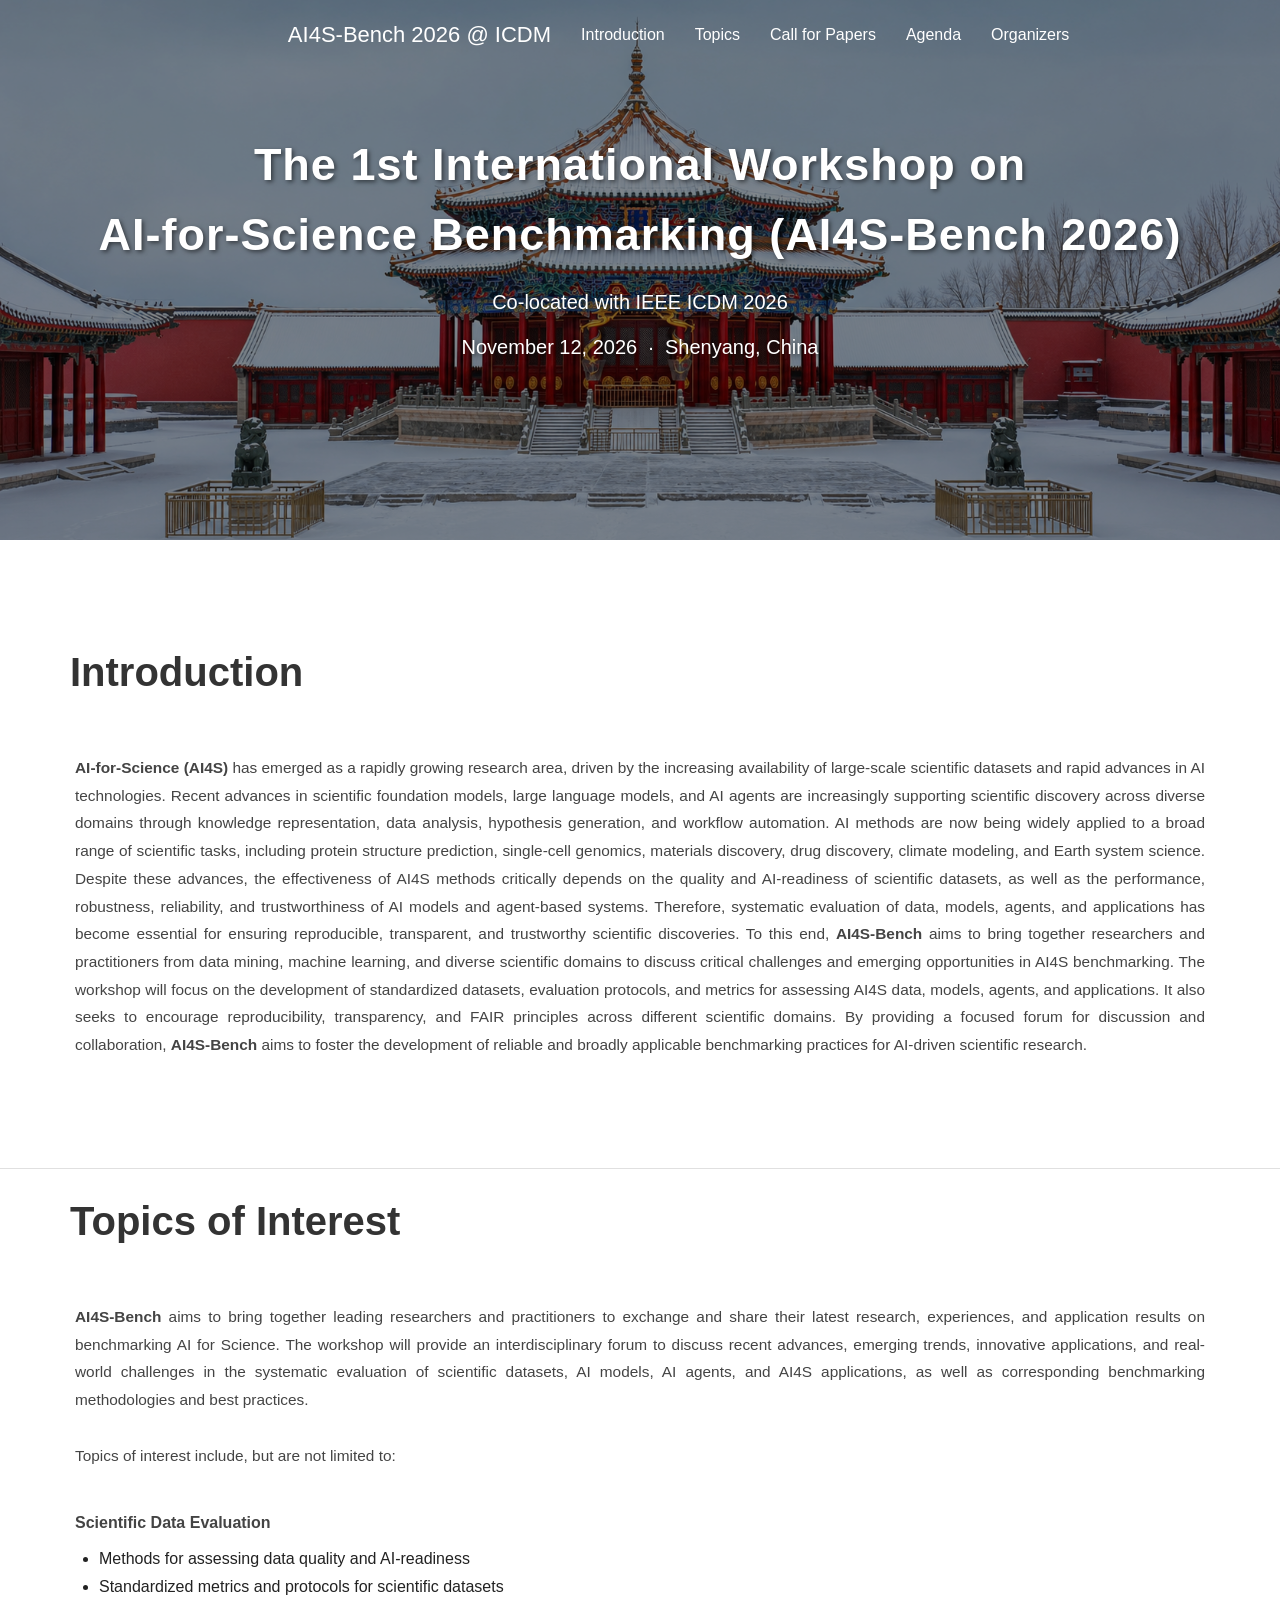
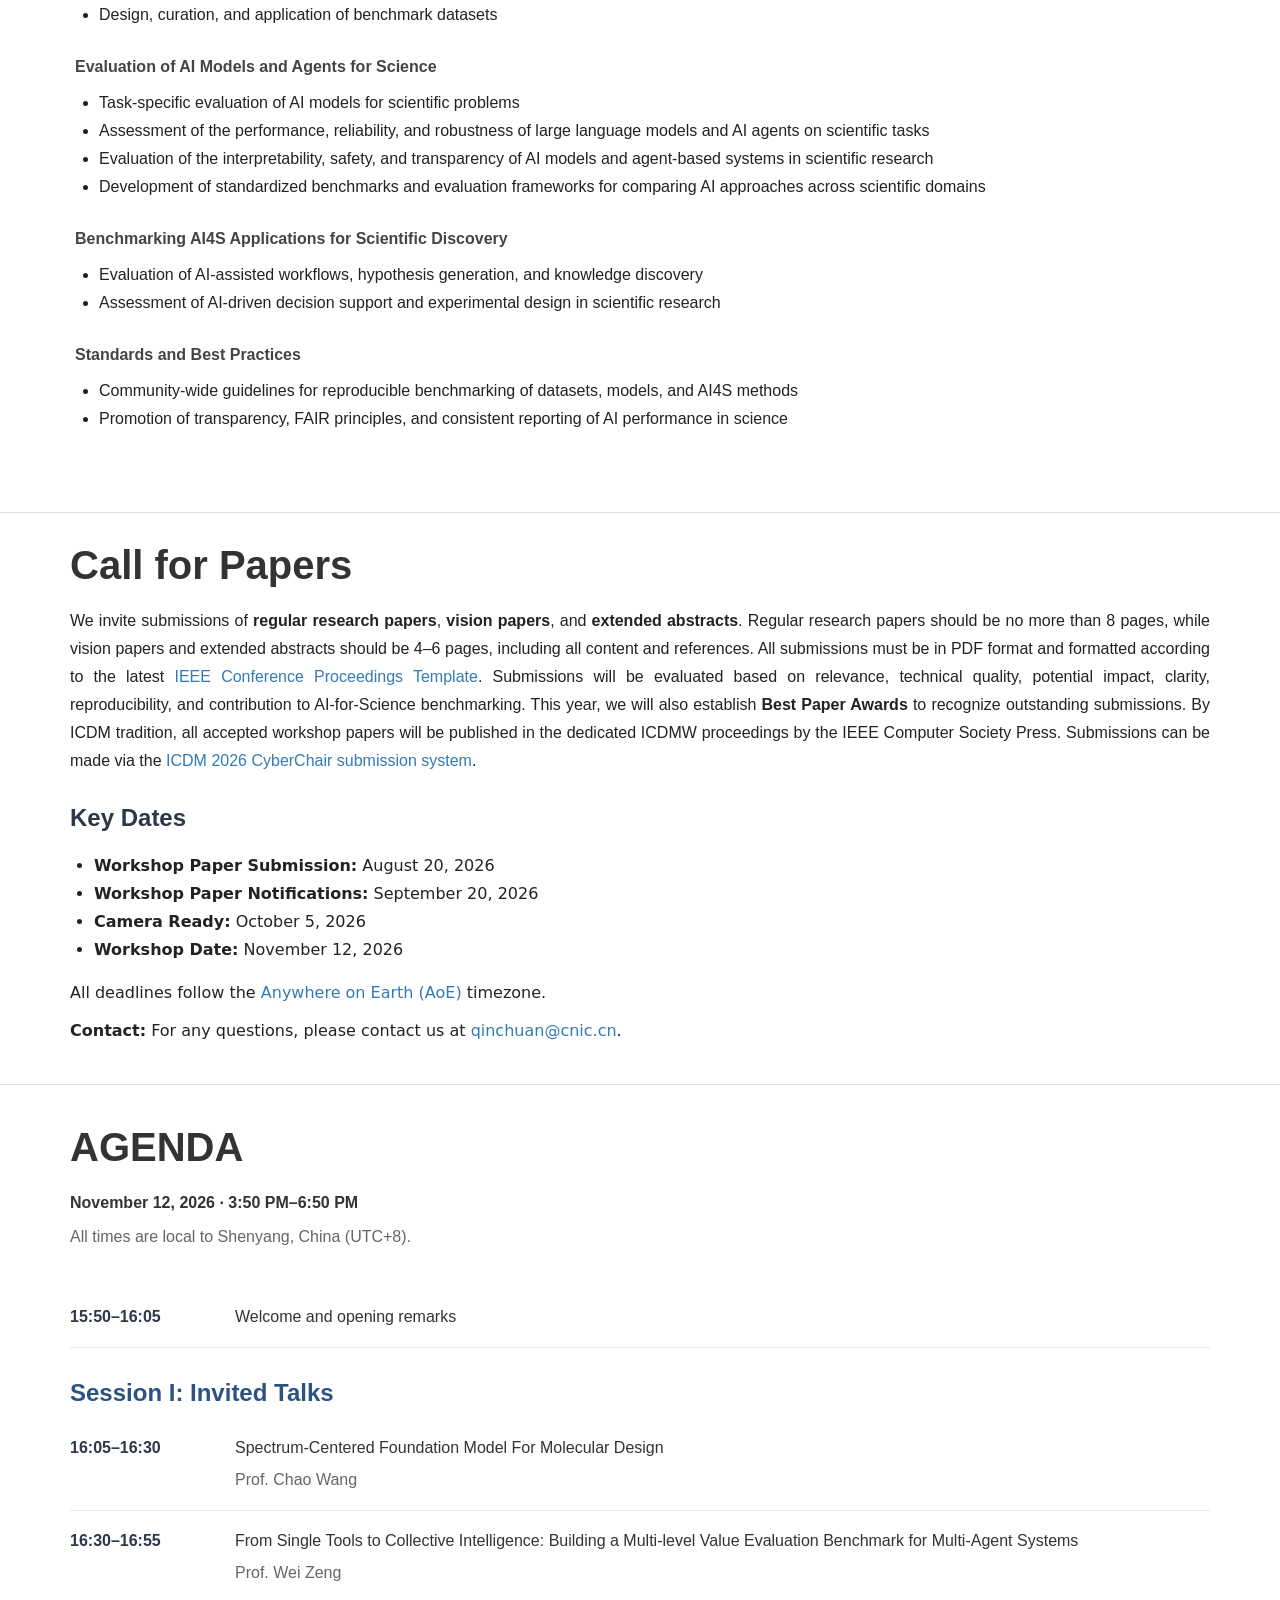
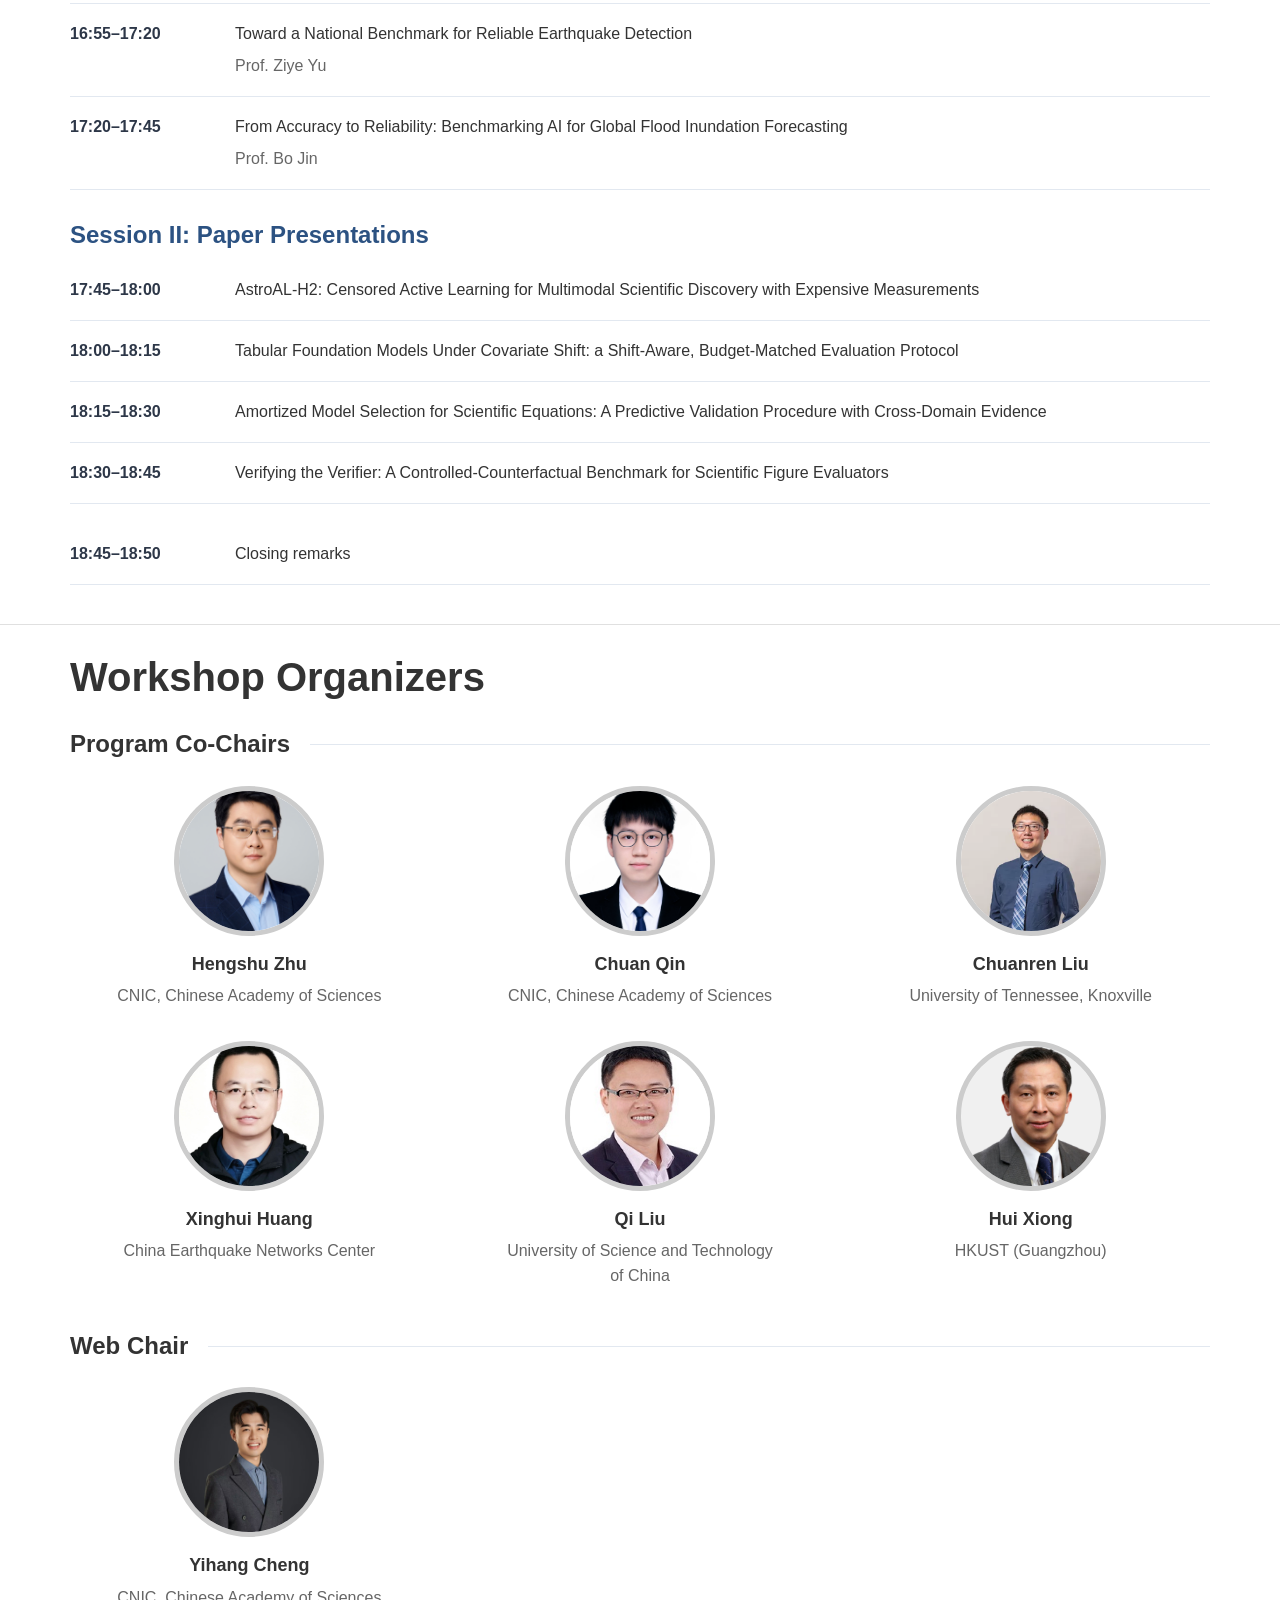
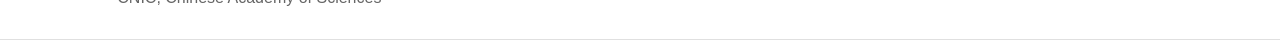
<file: AI4S-Bench-2026/index.html>
<!doctype html>
<html lang="en">
  <head>
    <meta http-equiv="Content-Type" content="text/html; charset=UTF-8" />
    <link rel="icon" href="favicon.ico" />

    <meta http-equiv="X-UA-Compatible" content="IE=edge" />
    <meta name="viewport" content="width=device-width, initial-scale=1" />
    <meta
      name="description"
      content="The 1st International Workshop on AI-for-Science Benchmarking (AI4S-Bench 2026) at ICDM 2026, Shenyang, China"
    />

    <title>
      The 1st International Workshop on AI-for-Science Benchmarking (AI4S-Bench 2026)
    </title>

    <!-- Bootstrap Core CSS -->
    <link href="./css/bootstrap.min.css" rel="stylesheet" />

    <!-- Custom CSS -->
    <link href="./css/agency.css" rel="stylesheet" />

  </head>

  <body id="page-top" class="index">
    <!-- Navigation -->
    <nav class="navbar navbar-default navbar-fixed-top navbar-shrink">
      <div class="container">
        <div class="navbar-header page-scroll">
          <button
            type="button"
            class="navbar-toggle"
            data-toggle="collapse"
            data-target="#bs-example-navbar-collapse-1"
          >
            <span class="sr-only">Toggle navigation</span>
            <span class="icon-bar"></span>
            <span class="icon-bar"></span>
            <span class="icon-bar"></span>
          </button>

          <div
            class="collapse navbar-collapse"
            id="bs-example-navbar-collapse-1"
            style="text-align: center"
          >
            <ul class="nav navbar-nav" style="display: inline-block; float: none">
              <li class="hidden active">
                <a href="#page-top"></a>
              </li>

              <li>
                <a class="page-scroll" href="#" style="font-size: 22px"
                  >AI4S-Bench 2026 @ ICDM</a
                >
              </li>

              <li>
                <a class="page-scroll" href="#introduction">Introduction</a>
              </li>

              <li>
                <a class="page-scroll" href="#topics">Topics</a>
              </li>

              <li>
                <a class="page-scroll" href="#call">Call for Papers</a>
              </li>
              <li>
                <a class="page-scroll" href="#agenda">Agenda</a>
              </li>
              <li>
                <a class="page-scroll" href="#organization">Organizers</a>
              </li>
            </ul>
          </div>
        </div>
      </div>
    </nav>

    <!-- Header -->
    <header>
      <style>
        header {
          background-image: url(img/bg_shenyang.png);
          background-size: cover;
          background-position: center;
          color: #fff;
          text-align: center;
          padding: 20px 0;
          position: relative;
        }

        header::before {
          content: "";
          position: absolute;
          top: 0;
          left: 0;
          right: 0;
          bottom: 0;
          background: rgba(0, 0, 0, 0.45);
          z-index: 1;
        }

        .container {
          position: relative;
          z-index: 2;
        }

        .intro-heading,
        .intro-lead-in {
          text-shadow: 2px 2px 4px rgba(0, 0, 0, 0.5);
        }

        .intro-heading {
          font-size: 3.2em;
          font-weight: bold;
          margin-bottom: 20px;
          letter-spacing: 1px;
        }

        .intro-lead-in {
          font-size: 1.6em;
          margin-bottom: 10px;
        }

        header {
          padding: 0px 0 0px 0;
        }

        .buttons {
          margin-top: 0px;
          position: relative;
          z-index: 3;
        }

        .btn {
          margin: 15px 5px;
          padding: 12px 24px;
          color: #fff;
          background-color: rgba(255, 255, 255, 0.15);
          border: 2px solid rgba(255, 255, 255, 0.8);
          border-radius: 5px;
          text-decoration: none;
          transition: all 0.3s ease;
          display: inline-block;
          backdrop-filter: blur(5px);
        }

        .btn:hover {
          background-color: rgba(255, 255, 255, 0.3);
          transform: translateY(-2px);
          box-shadow: 0 4px 8px rgba(0, 0, 0, 0.2);
        }

        section {
          position: relative;
          padding: 40px 0;
          margin: 0;
        }

        section:not(:last-child)::after {
          content: "";
          position: absolute;
          bottom: 0;
          left: 0%;
          right: 0%;
          height: 1px;
          background: #e0e0e0;
        }

        .section-heading {
          margin-bottom: 20px !important;
        }

        #introduction,
        #topics,
        #call,
        #dates,
        #organization {
          padding-top: 30px;
          padding-bottom: 30px;
        }
      </style>
      <div class="container">
        <div class="intro-text">
          <div class="intro-heading">
            <div>The 1st International Workshop on</div>
            <div>AI-for-Science Benchmarking (AI4S-Bench 2026)</div>
          </div>
          <div class="intro-lead-in">Co-located with IEEE ICDM 2026</div>
          <div class="intro-lead-in">
            November 12, 2026 &nbsp;·&nbsp; Shenyang, China
          </div>
        </div>
      </div>
    </header>
    <br /><br /><br /><br />

    <!-- Introduction Section -->
    <section id="introduction">
      <div class="container">
        <div class="row">
          <div class="col-lg-12">
            <h2 class="section-heading">Introduction</h2>
          </div>
        </div>
        <div class="row text-justify">
          <style>
            .overview-section {
              max-width: 1200px;
              margin: 0 auto;
              padding: 40px 20px;
            }

            .overview-section .intro-text {
              font-size: 1.1em;
              line-height: 1.8;
              color: #444;
              margin-bottom: 40px;
            }
          </style>
          <div class="overview-section">
            <div class="intro-text">
              <b>AI-for-Science (AI4S)</b> has emerged as a rapidly growing
              research area, driven by the increasing availability of large-scale
              scientific datasets and rapid advances in AI technologies. Recent
              advances in scientific foundation models, large language models,
              and AI agents are increasingly supporting scientific discovery
              across diverse domains through knowledge representation, data
              analysis, hypothesis generation, and workflow automation. AI
              methods are now being widely applied to a broad range of
              scientific tasks, including protein structure prediction,
              single-cell genomics, materials discovery, drug discovery, climate
              modeling, and Earth system science. Despite these advances, the
              effectiveness of AI4S methods critically depends on the quality
              and AI-readiness of scientific datasets, as well as the
              performance, robustness, reliability, and trustworthiness of AI
              models and agent-based systems. Therefore, systematic evaluation
              of data, models, agents, and applications has become essential for
              ensuring reproducible, transparent, and trustworthy scientific
              discoveries. To this end, <b>AI4S-Bench</b> aims to bring
              together researchers and practitioners from data mining, machine
              learning, and diverse scientific domains to discuss critical
              challenges and emerging opportunities in AI4S benchmarking. The
              workshop will focus on the development of standardized datasets,
              evaluation protocols, and metrics for assessing AI4S data, models,
              agents, and applications. It also seeks to encourage
              reproducibility, transparency, and FAIR principles across
              different scientific domains. By providing a focused forum for
              discussion and collaboration, <b>AI4S-Bench</b> aims to foster the
              development of reliable and broadly applicable benchmarking
              practices for AI-driven scientific research.
            </div>
          </div>
        </div>
      </div>
    </section>

    <!-- Topics of Interest Section -->
    <section id="topics">
      <div class="container">
        <div class="row">
          <div class="col-lg-12">
            <h2 class="section-heading">Topics of Interest</h2>
          </div>
        </div>
        <div class="row text-justify">
          <div class="overview-section">
            <div class="intro-text">
              <b>AI4S-Bench</b> aims to bring together leading researchers and
              practitioners to exchange and share their latest research,
              experiences, and application results on benchmarking AI for
              Science. The workshop will provide an interdisciplinary forum to
              discuss recent advances, emerging trends, innovative applications,
              and real-world challenges in the systematic evaluation of
              scientific datasets, AI models, AI agents, and AI4S applications,
              as well as corresponding benchmarking methodologies and best
              practices.
              <br /><br />
              Topics of interest include, but are not limited to:
            </div>

            <p
              class="large"
              style="font-weight: 700; color: #444; margin: 24px 0 8px"
            >
              Scientific Data Evaluation
            </p>
            <ul class="large text-muted" style="width: 100%; padding-left: 24px">
              <li>Methods for assessing data quality and AI-readiness</li>
              <li>
                Standardized metrics and protocols for scientific datasets
              </li>
              <li>
                Design, curation, and application of benchmark datasets
              </li>
            </ul>

            <p
              class="large"
              style="font-weight: 700; color: #444; margin: 24px 0 8px"
            >
              Evaluation of AI Models and Agents for Science
            </p>
            <ul class="large text-muted" style="width: 100%; padding-left: 24px">
              <li>
                Task-specific evaluation of AI models for scientific problems
              </li>
              <li>
                Assessment of the performance, reliability, and robustness of
                large language models and AI agents on scientific tasks
              </li>
              <li>
                Evaluation of the interpretability, safety, and transparency of
                AI models and agent-based systems in scientific research
              </li>
              <li>
                Development of standardized benchmarks and evaluation
                frameworks for comparing AI approaches across scientific domains
              </li>
            </ul>

            <p
              class="large"
              style="font-weight: 700; color: #444; margin: 24px 0 8px"
            >
              Benchmarking AI4S Applications for Scientific Discovery
            </p>
            <ul class="large text-muted" style="width: 100%; padding-left: 24px">
              <li>
                Evaluation of AI-assisted workflows, hypothesis generation, and
                knowledge discovery
              </li>
              <li>
                Assessment of AI-driven decision support and experimental design
                in scientific research
              </li>
            </ul>

            <p
              class="large"
              style="font-weight: 700; color: #444; margin: 24px 0 8px"
            >
              Standards and Best Practices
            </p>
            <ul class="large text-muted" style="width: 100%; padding-left: 24px">
              <li>
                Community-wide guidelines for reproducible benchmarking of
                datasets, models, and AI4S methods
              </li>
              <li>
                Promotion of transparency, FAIR principles, and consistent
                reporting of AI performance in science
              </li>
            </ul>
          </div>
        </div>
      </div>
    </section>

    <!-- Call for Papers -->
    <section id="call">
      <div class="container">
        <div class="row">
          <div class="col-lg-12">
            <h2 class="section-heading">Call for Papers</h2>

            <div class="row text-justify">
              <div class="col-md-12">
                <p class="large text-muted">
                  We invite submissions of <b>regular research papers</b>,
                  <b>vision papers</b>, and <b>extended abstracts</b>.
                  Regular research papers should be no more than 8 pages,
                  while vision papers and extended abstracts
                  should be 4–6 pages, including all content and references. All
                  submissions must be in PDF format and formatted according to
                  the latest
                  <a
                    href="https://www.ieee.org/conferences/publishing/templates"
                    target="_blank"
                    >IEEE Conference Proceedings Template</a
                  >. Submissions will be evaluated based on relevance, technical
                  quality, potential impact, clarity, reproducibility, and
                  contribution to AI-for-Science benchmarking. This year, we
                  will also establish <b>Best Paper Awards</b> to recognize
                  outstanding submissions. By ICDM tradition, all accepted
                  workshop papers will be published in the dedicated ICDMW
                  proceedings by the IEEE Computer Society Press. Submissions
                  can be made via the
                  <a
                    href="https://wi-lab.com/cyberchair/2026/icdm26/scripts/submit.php?subarea=S11&undisplay_detail=1&wh=/cyberchair/2026/icdm26/scripts/ws_submit.php"
                    target="_blank"
                    rel="noopener noreferrer"
                    >ICDM 2026 CyberChair submission system</a
                  >.
                </p>

                <div
                  style="
                    font-family:
                      system-ui,
                      -apple-system,
                      sans-serif;
                  "
                >
                  <h3 style="color: #2d3748; margin: 30px 0 20px">
                    Key Dates
                  </h3>

                  <ul
                    class="large text-muted"
                    style="width: 100%; padding-left: 24px"
                  >
                    <li style="margin-bottom: 0rem">
                      <span style="font-weight: bold"
                        >Workshop Paper Submission:</span
                      >
                      August 20, 2026
                    </li>
                    <li style="margin-bottom: 0rem">
                      <span style="font-weight: bold"
                        >Workshop Paper Notifications:</span
                      >
                      September 20, 2026
                    </li>
                    <li style="margin-bottom: 0rem">
                      <span style="font-weight: bold"
                        >Camera Ready:</span
                      >
                      October 5, 2026
                    </li>
                    <li style="margin-bottom: 0rem">
                      <span style="font-weight: bold">Workshop Date:</span>
                      November 12, 2026
                    </li>
                  </ul>

                  <p class="large text-muted" style="margin-top: 1.5rem">
                    All deadlines follow the
                    <a
                      href="https://www.timeanddate.com/time/zones/aoe"
                      target="_blank"
                      rel="noopener noreferrer"
                      >Anywhere on Earth (AoE)</a
                    >
                    timezone.
                  </p>

                  <p class="large text-muted">
                    <b>Contact:</b> For any questions, please contact us at
                    <a href="mailto:qinchuan@cnic.cn">qinchuan@cnic.cn</a>.
                  </p>
                </div>
              </div>
            </div>
          </div>
        </div>
      </div>
    </section>

    <!-- Agenda -->
    <section id="agenda" aria-labelledby="agenda-heading">
      <div class="container">
        <h2 id="agenda-heading" class="section-heading">AGENDA</h2>
        <p class="agenda-date">November 12, 2026 &middot; 3:50 PM–6:50 PM</p>
        <p class="agenda-timezone">All times are local to Shenyang, China (UTC+8).</p>
        <div class="agenda-program">
          <ul class="agenda-list" aria-label="Opening">
            <li><span class="agenda-time">15:50–16:05</span><div>Welcome and opening remarks</div></li>
          </ul>
          <h3>Session I: Invited Talks</h3>
          <ul class="agenda-list" aria-label="Invited talks">
            <li><span class="agenda-time">16:05–16:30</span><div>Spectrum-Centered Foundation Model For Molecular Design<span class="agenda-speaker">Prof. Chao Wang</span></div></li>
            <li><span class="agenda-time">16:30–16:55</span><div>From Single Tools to Collective Intelligence: Building a Multi-level Value Evaluation Benchmark for Multi-Agent Systems<span class="agenda-speaker">Prof. Wei Zeng</span></div></li>
            <li><span class="agenda-time">16:55–17:20</span><div>Toward a National Benchmark for Reliable Earthquake Detection<span class="agenda-speaker">Prof. Ziye Yu</span></div></li>
            <li><span class="agenda-time">17:20–17:45</span><div>From Accuracy to Reliability: Benchmarking AI for Global Flood Inundation Forecasting<span class="agenda-speaker">Prof. Bo Jin</span></div></li>
          </ul>
          <h3>Session II: Paper Presentations</h3>
          <ul class="agenda-list" aria-label="Paper presentations">
            <li><span class="agenda-time">17:45–18:00</span><div>AstroAL-H2: Censored Active Learning for Multimodal Scientific Discovery with Expensive Measurements</div></li>
            <li><span class="agenda-time">18:00–18:15</span><div>Tabular Foundation Models Under Covariate Shift: a Shift-Aware, Budget-Matched Evaluation Protocol</div></li>
            <li><span class="agenda-time">18:15–18:30</span><div>Amortized Model Selection for Scientific Equations: A Predictive Validation Procedure with Cross-Domain Evidence</div></li>
            <li><span class="agenda-time">18:30–18:45</span><div>Verifying the Verifier: A Controlled-Counterfactual Benchmark for Scientific Figure Evaluators</div></li>
          </ul>
          <ul class="agenda-list agenda-closing" aria-label="Closing">
            <li><span class="agenda-time">18:45–18:50</span><div>Closing remarks</div></li>
          </ul>
        </div>
      </div>
    </section>

    <!-- Organizers -->
    <section id="organization" aria-labelledby="organizers-heading">
      <style>
        #organization .container {
          max-width: 1200px;
          margin: 0 auto;
          padding: 0 15px;
        }
        #organization .organizer-group { margin-top: 32px; }
        #organization .organizer-group + .organizer-group { margin-top: 44px; }
        #organization .organizer-group-heading {
          display: flex;
          align-items: center;
          gap: 20px;
          font-size: 24px;
          color: #333;
          margin: 0 0 28px;
          text-align: left;
        }
        #organization .organizer-group-heading::after {
          content: "";
          flex: 1;
          height: 1px;
          background: #e2e8f0;
        }
        #organization .organizers-grid {
          display: grid;
          grid-template-columns: repeat(3, minmax(0, 1fr));
          gap: 32px;
          width: 100%;
          margin: 0;
          padding: 0;
        }
        #organization .team-member { text-align: center; margin: 0; min-width: 0; }
        #organization .team-member a,
        #organization .team-member a:hover,
        #organization .team-member a:focus,
        #organization .team-member a:active {
          color: inherit;
          text-decoration: none;
        }
        #organization .team-member img {
          width: 150px;
          height: 150px;
          margin: 0 auto;
          background: #f0f0f0;
          object-fit: cover;
          border-radius: 50%;
        }
        #organization .team-member h4 { font-size: 18px; margin: 16px 0 6px; line-height: 1.4; }
        #organization .team-member p { font-size: 16px; line-height: 1.6; max-width: 280px; margin: 0 auto; color: #666; }
        @media (max-width: 767px) {
          #organization .organizers-grid { grid-template-columns: repeat(2, minmax(0, 1fr)); gap: 28px 20px; }
          #organization .organizer-group-heading { font-size: 22px; }
        }
        @media (max-width: 380px) {
          #organization .organizers-grid { grid-template-columns: minmax(0, 1fr); }
        }
      </style>
      <div class="container">
        <h2 id="organizers-heading" class="section-heading">Workshop Organizers</h2>
        <div class="organizer-group" role="group" aria-labelledby="program-chairs-heading">
          <h3 id="program-chairs-heading" class="organizer-group-heading">Program Co-Chairs</h3>
          <div class="organizers-grid">
            <div class="team-member">
              <a href="https://www.zhuhengshu.com/" target="_blank" rel="noopener noreferrer"><img src="./img/zhu hengshu.png" class="img-responsive img-circle" alt="Hengshu Zhu" /></a>
              <div class="organizer-info">
                <h4><a href="https://www.zhuhengshu.com/" target="_blank" rel="noopener noreferrer">Hengshu Zhu</a></h4>
                <p class="text-muted">CNIC, Chinese Academy of Sciences</p>
              </div>
            </div>
            <div class="team-member">
              <a href="https://dylan-qin.github.io/" target="_blank" rel="noopener noreferrer"><img src="./img/qin chuan.png" class="img-responsive img-circle" alt="Chuan Qin" /></a>
              <div class="organizer-info">
                <h4><a href="https://dylan-qin.github.io/" target="_blank" rel="noopener noreferrer">Chuan Qin</a></h4>
                <p class="text-muted">CNIC, Chinese Academy of Sciences</p>
              </div>
            </div>
            <div class="team-member">
              <a href="https://haslam.utk.edu/people/profile/chuanren-liu/" target="_blank" rel="noopener noreferrer"><img src="./img/liu chuanren.png" class="img-responsive img-circle" alt="Chuanren Liu" /></a>
              <div class="organizer-info">
                <h4><a href="https://haslam.utk.edu/people/profile/chuanren-liu/" target="_blank" rel="noopener noreferrer">Chuanren Liu</a></h4>
                <p class="text-muted">University of Tennessee, Knoxville</p>
              </div>
            </div>
            <div class="team-member">
              <img src="./img/huang xinghui.jpg" class="img-responsive img-circle" alt="Xinghui Huang" />
              <div class="organizer-info">
                <h4>Xinghui Huang</h4>
                <p class="text-muted">China Earthquake Networks Center</p>
              </div>
            </div>
            <div class="team-member">
              <a href="http://staff.ustc.edu.cn/~qiliuql/" target="_blank" rel="noopener noreferrer"><img src="./img/liu qi.png" class="img-responsive img-circle" alt="Qi Liu" /></a>
              <div class="organizer-info">
                <h4><a href="http://staff.ustc.edu.cn/~qiliuql/" target="_blank" rel="noopener noreferrer">Qi Liu</a></h4>
                <p class="text-muted">University of Science and Technology of China</p>
              </div>
            </div>
            <div class="team-member">
              <a href="https://www.hkust-gz.edu.cn/people/hui-xiong/" target="_blank" rel="noopener noreferrer"><img src="./img/xiong hui.png" class="img-responsive img-circle" alt="Hui Xiong" /></a>
              <div class="organizer-info">
                <h4><a href="https://www.hkust-gz.edu.cn/people/hui-xiong/" target="_blank" rel="noopener noreferrer">Hui Xiong</a></h4>
                <p class="text-muted">HKUST (Guangzhou)</p>
              </div>
            </div>
          </div>
        </div>
        <div class="organizer-group" role="group" aria-labelledby="web-chair-heading">
          <h3 id="web-chair-heading" class="organizer-group-heading">Web Chair</h3>
          <div class="organizers-grid">
            <div class="team-member">
              <img src="./img/cheng yihang.jpg" class="img-responsive img-circle" alt="Yihang Cheng" />
              <div class="organizer-info">
                <h4>Yihang Cheng</h4>
                <p class="text-muted">CNIC, Chinese Academy of Sciences</p>
              </div>
            </div>
          </div>
        </div>
      </div>
    </section>

    <!-- Related Links -->
    <!-- <section id="related-links">
      <style>
        #related-links {
          background: #2b4890;
          padding: 30px 0 34px;
        }

        #related-links .related-links-title {
          display: inline-block;
          margin: 0 0 22px;
          padding: 6px 30px;
          border: 1px solid rgba(255, 255, 255, 0.8);
          border-radius: 999px;
          color: #fff;
          font-size: 15px;
          font-weight: 600;
          line-height: 1.3;
        }

        #related-links .related-links-grid {
          display: flex;
          flex-wrap: wrap;
          align-items: center;
          justify-content: center;
          gap: 14px 42px;
        }

        #related-links .related-link {
          display: flex;
          align-items: center;
          justify-content: center;
          min-width: 150px;
          height: 46px;
          padding: 8px 14px;
          border-radius: 4px;
          text-decoration: none;
          transition: background-color 0.2s ease, transform 0.2s ease;
        }

        #related-links .related-link:hover,
        #related-links .related-link:focus {
          background: rgba(255, 255, 255, 0.08);
          outline: none;
          transform: translateY(-1px);
        }

        #related-links .related-link img {
          display: block;
          width: auto;
          height: auto;
          max-width: 150px;
          max-height: 28px;
          object-fit: contain;
        }

        #related-links .related-link--scihorizon img {
          max-height: 26px;
        }

        #related-links .related-link--cstr img {
          max-width: 160px;
          max-height: 24px;
        }

        @media (max-width: 600px) {
          #related-links {
            padding: 26px 0 30px;
          }

          #related-links .related-links-title {
            margin-bottom: 18px;
            font-size: 14px;
          }

          #related-links .related-links-grid {
            gap: 10px 18px;
          }

          #related-links .related-link {
            min-width: 128px;
            height: 42px;
          }

          #related-links .related-link img {
            max-width: 132px;
            max-height: 24px;
          }
        }
      </style>
      <div class="container">
        <div class="row">
          <div class="col-lg-12 text-center">
            <h2 class="related-links-title">Related Links</h2>
            <div class="related-links-grid">
              <a
                class="related-link related-link--scihorizon"
                href="https://www.scihorizon.cn/"
                target="_blank"
                rel="noopener noreferrer"
                aria-label="SciHorizon"
                ><img
                  src="./img/related/scihorizon-footer.png"
                  alt="SciHorizon"
              /></a>
              <a
                class="related-link related-link--sciencedb"
                href="https://www.scidb.cn/"
                target="_blank"
                rel="noopener noreferrer"
                aria-label="ScienceDB"
                ><img src="./img/related/sciencedb.png" alt="ScienceDB"
              /></a>
              <a
                class="related-link related-link--cstr"
                href="https://www.cstr.cn/"
                target="_blank"
                rel="noopener noreferrer"
                aria-label="CSTR"
                ><img src="./img/related/cstr.png" alt="CSTR"
              >
            </div>
          </div>
        </div>
      </div>
    </section> -->

    <!-- jQuery -->
    <script src="./js/jquery.js"></script>

    <!-- Bootstrap Core JavaScript -->
    <script src="./js/bootstrap.min.js"></script>

    <!-- Plugin JavaScript -->
    <script src="./js/jquery.easing.min.js"></script>
    <script src="./js/classie.js"></script>
    <script src="./js/cbpAnimatedHeader.js"></script>

    <!-- Custom Theme JavaScript -->
    <script src="./js/agency.js"></script>
  </body>
</html>
</file>
<file: AI4S-Bench-2026/css/agency.css>
body
{
	overflow-x:hidden;
	font-family: 'Lato', sans-serif
}

.text-muted
{
	color:#222
}

.text-primary
{
	color:#fed136
}

p
{
	font-size:14px;
	line-height:1.75
}

mybold
{
  font-weight: 700;
}

p.large
{
	font-size:16px
}

ul.large
{
	font-size:16px;
	line-height:1.75;
}

a,a:hover,a:focus,a:active,a.active
{
	outline:0
}

a
{
	/* color:#fed136 */
}

a:hover,a:focus,a:active,a.active
{
	/* color:#fec503 */
}

h1,h2,h3,h4,h5,h6
{
	font-family: 'Lato', sans-serif;
	/* text-transform:uppercase; */
	font-weight:700
}

.img-centered
{
	margin:0 auto
}

.bg-light-gray
{
	background-color:#f7f7f7
}

.bg-mid-gray
{
	background-color:#EEE
}

.bg-darkest-gray
{
	background-color:#222
}

.btn-primary
{
	color:#fff;
	/*background-color:#fed136;*/
	/*border-color:#fed136;*/
	background-color:#73bdc2;
	font-family: 'Lato', sans-serif;
	text-transform:uppercase;
	font-weight:700
}

.btn-primary:hover,.btn-primary:focus,.btn-primary:active,.btn-primary.active,.open .dropdown-toggle.btn-primary
{
	color:#fff;
	/*background-color:#fec503;*/
	background-color:#73bdc2;
	border-color:#f6bf01
}

.btn-primary:active,.btn-primary.active,.open .dropdown-toggle.btn-primary
{
	background-image:none
}

.btn-primary.disabled,.btn-primary[disabled],fieldset[disabled] .btn-primary,.btn-primary.disabled:hover,.btn-primary[disabled]:hover,fieldset[disabled] .btn-primary:hover,.btn-primary.disabled:focus,.btn-primary[disabled]:focus,fieldset[disabled] .btn-primary:focus,.btn-primary.disabled:active,.btn-primary[disabled]:active,fieldset[disabled] .btn-primary:active,.btn-primary.disabled.active,.btn-primary[disabled].active,fieldset[disabled] .btn-primary.active
{
	background-color:#fed136;
	border-color:#fed136
}

.btn-primary .badge
{
	color:#fed136;
	background-color:#fff
}

.btn-xl
{
	color:#fff;
	background-color:#fed136;
	border-color:#fed136;
	font-family: 'Lato', sans-serif;
	text-transform:uppercase;
	font-weight:700;
	border-radius:3px;
	font-size:18px;
	padding:20px 40px
}

.btn-xl:hover,.btn-xl:focus,.btn-xl:active,.btn-xl.active,.open .dropdown-toggle.btn-xl
{
	color:#fff;
	background-color:#fec503;
	border-color:#f6bf01
}

.btn-xl:active,.btn-xl.active,.open .dropdown-toggle.btn-xl
{
	background-image:none
}

.btn-xl.disabled,.btn-xl[disabled],fieldset[disabled] .btn-xl,.btn-xl.disabled:hover,.btn-xl[disabled]:hover,fieldset[disabled] .btn-xl:hover,.btn-xl.disabled:focus,.btn-xl[disabled]:focus,fieldset[disabled] .btn-xl:focus,.btn-xl.disabled:active,.btn-xl[disabled]:active,fieldset[disabled] .btn-xl:active,.btn-xl.disabled.active,.btn-xl[disabled].active,fieldset[disabled] .btn-xl.active
{
	background-color:#fed136;
	border-color:#fed136
}

.btn-xl .badge
{
	color:#fed136;
	background-color:#fff
}

.navbar-default
{
	background-color:transparent;
	border-color:transparent
}

.navbar-default .navbar-brand
{
	color:#fed136;
	font-family: 'Lato', sans-serif
}

.navbar-default .navbar-brand:hover,.navbar-default .navbar-brand:focus,.navbar-default .navbar-brand:active,.navbar-default .navbar-brand.active
{
	color:#fec503
}

.navbar-default .navbar-collapse
{
	border-color:rgba(255,255,255,.02);
	width: 150%;
}

.navbar-default .navbar-toggle
{
	/*background-color:#fed136;*/
	/*border-color:#fed136*/
	background-color:#73bdc2;
}

.navbar-default .navbar-toggle .icon-bar
{
	background-color:#fff
}

.navbar-default .navbar-toggle:hover,.navbar-default .navbar-toggle:focus
{
	/*background-color:#fed136*/
	background-color:#73bdc2
}

.navbar-default .nav li a
{
	font-family: 'Lato', sans-serif;
	/* text-transform:uppercase; */
	font-weight:200;
	font-size: 16px;
	letter-spacing:0px;
	color:#fff
}

.navbar-default .nav li a:hover,.navbar-default .nav li a:focus
{
	color:#fed136;
	outline:0;
	font-weight:400;
}

.navbar-default .navbar-nav>.active>a
{
	border-radius:0;
	color:#fff;
	/*background-color:#fed136*/
	background-color:#73bdc2
}

.navbar-default .navbar-nav>.active>a:hover,.navbar-default .navbar-nav>.active>a:focus
{
	color:#fff;
	/*background-color:#fec503*/
	background-color:#73bdc2;
}

@media (min-width:768px) {
	.navbar-default
	{

		padding: 10px 0;
		/* background-color:transparent;
		padding:25px 0;
		-webkit-transition:padding .3s;
		-moz-transition:padding .3s;
		transition:padding .3s;
		border:0 */
	}

	.navbar-default .navbar-brand
	{
		font-size:2em;
		-webkit-transition:all .3s;
		-moz-transition:all .3s;
		transition:all .3s
	}

	.navbar-default .navbar-nav>.active>a
	{
		border-radius:3px
	}

	.navbar-default.navbar-shrink
	{
		background-color:#222;
		padding:10px 0
	}

	.navbar-default.navbar-shrink .navbar-brand
	{
		font-size:1.5em
	}
}

header
{
	background-repeat:none;
	background-attachment:scroll;
	background-position:center center;
	-webkit-background-size:cover;
	-moz-background-size:cover;
	background-size:cover;
	-o-background-size:cover;
	text-align:center;
	height: 540px;
}

header .intro-text
{
	padding-top:250px;
	padding-bottom:50px
}

header .intro-text .intro-heading
{
	font-family: 'Lato', sans-serif;
	/* text-transform:uppercase; */
	font-weight:700;
	font-size:20px;
	line-height:20px;
	margin-bottom:20px
}

@media (min-width:500px) {
	header .intro-text
	{
		padding-top:130px;
		padding-bottom:50px
	}

	header .intro-text .intro-lead-in
	{
		font-family: 'Lato', sans-serif;
		/*font-style:italic;*/
		font-size:20px;
		line-height:25px;
		margin-bottom:20px
	}

	header .intro-text .intro-heading
	{
		font-family: 'Lato', sans-serif;
		/* text-transform:uppercase; */
		font-weight:700;
		font-size:45px;
		line-height:70px;
		margin-bottom:20px
	}
}

section
{
	padding:100px 0
}

section h2.section-heading
{
	font-size:40px;
	margin-top:0;
	margin-bottom:15px
}

section h3.section-subheading
{
	font-size:16px;
	font-family: 'Lato', sans-serif;
	text-transform:none;
	font-style:italic;
	font-weight:400;
	margin-bottom:75px
}

@media (min-width:768px) {
	section
	{
		padding:65px 0
	}
}

.service-heading
{
	margin:15px 0;
	text-transform:none
}

#portfolio .portfolio-item
{
	margin:0 0 15px;
	right:0
}

#portfolio .portfolio-item .portfolio-link
{
	display:block;
	position:relative;
	max-width:400px;
	margin:0 auto
}

#portfolio .portfolio-item .portfolio-link .portfolio-hover
{
	background:rgba(254,209,54,.9);
	position:absolute;
	width:100%;
	height:100%;
	opacity:0;
	transition:all ease .5s;
	-webkit-transition:all ease .5s;
	-moz-transition:all ease .5s
}

#portfolio .portfolio-item .portfolio-link .portfolio-hover:hover
{
	opacity:1
}

#portfolio .portfolio-item .portfolio-link .portfolio-hover .portfolio-hover-content
{
	position:absolute;
	width:100%;
	height:20px;
	font-size:20px;
	text-align:center;
	top:50%;
	margin-top:-12px;
	color:#fff
}

#portfolio .portfolio-item .portfolio-link .portfolio-hover .portfolio-hover-content i
{
	margin-top:-12px
}

#portfolio .portfolio-item .portfolio-link .portfolio-hover .portfolio-hover-content h3,#portfolio .portfolio-item .portfolio-link .portfolio-hover .portfolio-hover-content h4
{
	margin:0
}

#portfolio .portfolio-item .portfolio-caption
{
	max-width:400px;
	margin:0 auto;
	background-color:#fff;
	text-align:center;
	padding:25px
}

#portfolio .portfolio-item .portfolio-caption h4
{
	text-transform:none;
	margin:0
}

#portfolio .portfolio-item .portfolio-caption p
{
	font-family: 'Lato', sans-serif;
	font-style:italic;
	font-size:16px;
	margin:0
}

#portfolio *
{
	z-index:2
}

@media (min-width:767px) {
	#portfolio .portfolio-item
	{
		margin:0 0 30px
	}
}

.timeline
{
	list-style:none;
	padding:0;
	position:relative
}

.timeline:before
{
	top:0;
	bottom:0;
	position:absolute;
	content:"";
	width:2px;
	background-color:#f1f1f1;
	left:40px;
	margin-left:-1.5px
}

.timeline>li
{
	margin-bottom:50px;
	position:relative;
	min-height:50px
}

.timeline>li:before,.timeline>li:after
{
	content:" ";
	display:table
}

.timeline>li:after
{
	clear:both
}

.timeline>li .timeline-panel
{
	width:100%;
	float:right;
	padding:0 20px 0 100px;
	position:relative;
	text-align:left
}

.timeline>li .timeline-panel:before
{
	border-left-width:0;
	border-right-width:15px;
	left:-15px;
	right:auto
}

.timeline>li .timeline-panel:after
{
	border-left-width:0;
	border-right-width:14px;
	left:-14px;
	right:auto
}

.timeline>li .timeline-image
{
	left:0;
	margin-left:0;
	width:80px;
	height:80px;
	position:absolute;
	z-index:100;
	background-color:#fed136;
	color:#fff;
	border-radius:100%;
	border:7px solid #f1f1f1;
	text-align:center
}

.timeline>li .timeline-image h4
{
	font-size:10px;
	margin-top:12px;
	line-height:14px
}

.timeline>li.timeline-inverted>.timeline-panel
{
	float:right;
	text-align:left;
	padding:0 20px 0 100px
}

.timeline>li.timeline-inverted>.timeline-panel:before
{
	border-left-width:0;
	border-right-width:15px;
	left:-15px;
	right:auto
}

.timeline>li.timeline-inverted>.timeline-panel:after
{
	border-left-width:0;
	border-right-width:14px;
	left:-14px;
	right:auto
}

.timeline>li:last-child
{
	margin-bottom:0
}

.timeline .timeline-heading h4
{
	margin-top:0;
	color:inherit
}

.timeline .timeline-heading h4.subheading
{
	text-transform:none
}

.timeline .timeline-body>p,.timeline .timeline-body>ul
{
	margin-bottom:0
}

@media (min-width:768px) {
	.timeline:before
	{
		left:50%
	}

	.timeline>li
	{
		margin-bottom:100px;
		min-height:100px
	}

	.timeline>li .timeline-panel
	{
		width:41%;
		float:left;
		padding:0 20px 20px 30px;
		text-align:right
	}

	.timeline>li .timeline-image
	{
		width:100px;
		height:100px;
		left:50%;
		margin-left:-50px
	}

	.timeline>li .timeline-image h4
	{
		font-size:13px;
		margin-top:16px;
		line-height:18px
	}

	.timeline>li.timeline-inverted>.timeline-panel
	{
		float:right;
		text-align:left;
		padding:0 30px 20px 20px
	}
}

@media (min-width:992px) {
	.timeline>li
	{
		min-height:150px
	}

	.timeline>li .timeline-panel
	{
		padding:0 20px 20px
	}

	.timeline>li .timeline-image
	{
		width:150px;
		height:150px;
		margin-left:-75px
	}

	.timeline>li .timeline-image h4
	{
		font-size:18px;
		margin-top:30px;
		line-height:26px
	}

	.timeline>li.timeline-inverted>.timeline-panel
	{
		padding:0 20px 20px
	}
}

@media (min-width:1200px) {
	.timeline>li
	{
		min-height:170px
	}

	.timeline>li .timeline-panel
	{
		padding:0 20px 20px 100px
	}

	.timeline>li .timeline-image
	{
		width:170px;
		height:170px;
		margin-left:-85px
	}

	.timeline>li .timeline-image h4
	{
		margin-top:40px
	}

	.timeline>li.timeline-inverted>.timeline-panel
	{
		padding:0 100px 20px 20px
	}
}

.team-member
{
	text-align:center;
	margin-bottom:50px
}

.team-member img
{
	margin:0 auto;
	border:5px solid #ccc;
}

.team-member h4
{
	margin-top:25px;
	margin-bottom:0;
	text-transform:none
}

.team-member p
{
	margin-top:0
}

aside.clients img
{
	margin:50px auto
}

section#contact
{
	background-color:#F5F5F5;
	background-image:url(../img/map-image.png);
	background-position:center;
	background-repeat:no-repeat
}

section#contact .section-heading
{
	color:#222
}

section#contact .form-group
{
	margin-bottom:25px
}

section#contact .form-group input,section#contact .form-group textarea
{
	padding:20px
}

section#contact .form-group input.form-control
{
	height:auto
}

section#contact .form-group textarea.form-control
{
	height:236px
}

section#contact .form-control:focus
{
	border-color:#fed136;
	box-shadow:none
}

section#contact ::-webkit-input-placeholder
{
	font-family: 'Lato', sans-serif;
	text-transform:uppercase;
	font-weight:700;
	color:#bbb
}

section#contact :-moz-placeholder
{
	font-family: 'Lato', sans-serif;
	text-transform:uppercase;
	font-weight:700;
	color:#bbb
}

section#contact ::-moz-placeholder
{
	font-family: 'Lato', sans-serif;
	text-transform:uppercase;
	font-weight:700;
	color:#bbb
}

section#contact :-ms-input-placeholder
{
	font-family: 'Lato', sans-serif;
	text-transform:uppercase;
	font-weight:700;
	color:#bbb
}

section#contact .text-danger
{
	color:#e74c3c
}

footer
{
	padding:25px 0;
	text-align:center
}

footer span.copyright
{
	line-height:40px;
	font-family: 'Lato', sans-serif;
	text-transform:uppercase;
	text-transform:none
}

footer ul.quicklinks
{
	margin-bottom:0;
	line-height:40px;
	font-family: 'Lato', sans-serif;
	text-transform:uppercase;
	text-transform:none
}

ul.social-buttons-team
{
	margin-bottom:0
}

ul.social-buttons-team li a
{
	display:block;
	background-color:#222;
	height:29px;
	width:29px;
	border-radius:100%;
	font-size:15px;
	line-height:29px;
	color:#fff;
	outline:0;
	-webkit-transition:all .3s;
	-moz-transition:all .3s;
	transition:all .3s
}

ul.social-buttons-team li a:hover,ul.social-buttons-team li a:focus,ul.social-buttons-team li a:active
{
	background-color:#fed136
}

ul.social-buttons-team li a.inactive
{
	display:block;
	background-color:#666;
	height:29px;
	width:29px;
	border-radius:100%;
	font-size:15px;
	line-height:29px;
	color:#fff;
	outline:0;
	-webkit-transition:all .3s;
	-moz-transition:all .3s;
	transition:all .3s
}

ul.social-buttons-team li a.inactive:hover,ul.social-buttons-team li a.inactive:focus,ul.social-buttons-team li a.inactive:active
{
	background-color:#666
}



ul.social-buttons
{
	margin-bottom:0
}

ul.social-buttons li a
{
	display:block;
	background-color:#222;
	height:40px;
	width:40px;
	border-radius:100%;
	font-size:20px;
	line-height:40px;
	color:#fff;
	outline:0;
	-webkit-transition:all .3s;
	-moz-transition:all .3s;
	transition:all .3s
}

ul.social-buttons li a:hover,ul.social-buttons li a:focus,ul.social-buttons li a:active
{
	background-color:#fed136
}

ul.social-buttons li a.inactive
{
	display:block;
	background-color:#666;
	height:40px;
	width:40px;
	border-radius:100%;
	font-size:20px;
	line-height:40px;
	color:#fff;
	outline:0;
	-webkit-transition:all .3s;
	-moz-transition:all .3s;
	transition:all .3s
}

ul.social-buttons li a.inactive:hover,ul.social-buttons li a.inactive:focus,ul.social-buttons li a.inactive:active
{
	background-color:#666
}


.btn:focus,.btn:active,.btn.active,.btn:active:focus
{
	outline:0
}

.portfolio-modal .modal-content
{
	border-radius:0;
	background-clip:border-box;
	-webkit-box-shadow:none;
	box-shadow:none;
	border:0;
	min-height:100%;
	padding:100px 0;
	text-align:center
}

.portfolio-modal .modal-content h2
{
	margin-bottom:15px;
	font-size:3em
}

.portfolio-modal .modal-content p
{
	margin-bottom:30px
}

.portfolio-modal .modal-content p.item-intro
{
	margin:20px 0 30px;
	font-family: 'Lato', sans-serif;
	font-style:italic;
	font-size:16px
}

.portfolio-modal .modal-content ul.list-inline
{
	margin-bottom:30px;
	margin-top:0
}

.portfolio-modal .modal-content img
{
	margin-bottom:30px
}

.portfolio-modal .close-modal
{
	position:absolute;
	width:75px;
	height:75px;
	background-color:transparent;
	top:25px;
	right:25px;
	cursor:pointer
}

.portfolio-modal .close-modal:hover
{
	opacity:.3
}

.portfolio-modal .close-modal .lr
{
	height:75px;
	width:1px;
	margin-left:35px;
	background-color:#222;
	transform:rotate(45deg);
	-ms-transform:rotate(45deg);
	-webkit-transform:rotate(45deg);
	z-index:1051
}

.portfolio-modal .close-modal .lr .rl
{
	height:75px;
	width:1px;
	background-color:#222;
	transform:rotate(90deg);
	-ms-transform:rotate(90deg);
	-webkit-transform:rotate(90deg);
	z-index:1052
}

.portfolio-modal .modal-backdrop
{
	opacity:0;
	display:none
}

::-moz-selection
{
	text-shadow:none;
	background:#fed136
}

::selection
{
	text-shadow:none;
	background:#fed136
}

img::selection
{
	background:0 0
}

img::-moz-selection
{
	background:0 0
}

body
{
	webkit-tap-highlight-color:#fed136
}


/* Dropdown Button */
.dropbtn {
  background-color: transparent;
  color: white;
  padding: 16px;
  border: none;
  font-family: 'Lato', sans-serif;
  text-transform:uppercase;
  font-weight:400;
  letter-spacing:1px;
}

/* The container <div> - needed to position the dropdown content */
.dropdown {
  position: relative;
  display: inline-block;
}

/* Dropdown Content (Hidden by Default) */
.dropdown-content {
  display: none;
  position: absolute;
  background-color: #222;
  min-width: 160px;
  box-shadow: 0px 8px 16px 0px rgba(0,0,0,0.2);
  z-index: 1;
}

/* Links inside the dropdown */
.dropdown-content a {
  color: white;
  padding: 12px 16px;
  text-decoration: none;
  display: block;
  font-family: 'Lato', sans-serif;
  text-transform:uppercase;
  font-weight:400;
  letter-spacing:1px;
}

/* Change color of dropdown links on hover */
.dropdown-content a:hover {background-color: #777;}

/* Show the dropdown menu on hover */
.dropdown:hover .dropdown-content {display: block;}

/* Change the background color of the dropdown button when the dropdown content is shown */
.dropdown:hover .dropbtn {background-color: #fec503;}

/* Workshop agenda */
#agenda { color: #333; scroll-margin-top: 90px; }
#agenda .section-heading { text-align: left; margin-bottom: 20px; }
#agenda .agenda-date { text-align: left; font-size: 16px; font-weight: 600; margin-bottom: 6px; }
#agenda .agenda-timezone { text-align: left; font-size: 16px; color: #666; margin-bottom: 36px; }
#agenda .agenda-program { width: 100%; text-align: left; }
#agenda h3 { color: #2c5282; font-size: 24px; margin: 32px 0 12px; }
#agenda .agenda-list { list-style: none; padding: 0; margin: 0; }
#agenda .agenda-list li {
  display: grid;
  grid-template-columns: 145px minmax(0, 1fr);
  gap: 20px;
  padding: 16px 0;
  border-bottom: 1px solid #e2e8f0;
  font-size: 16px;
  line-height: 1.75;
}
#agenda .agenda-time { white-space: nowrap; font-weight: 700; color: #2d3748; font-variant-numeric: tabular-nums; }
#agenda .agenda-speaker { display: block; color: #666; font-size: 16px; margin-top: 4px; }
#agenda .agenda-closing { margin-top: 20px; }
@media (max-width: 600px) {
  #agenda .agenda-list li { grid-template-columns: minmax(0, 1fr); gap: 4px; }
}
</file>
